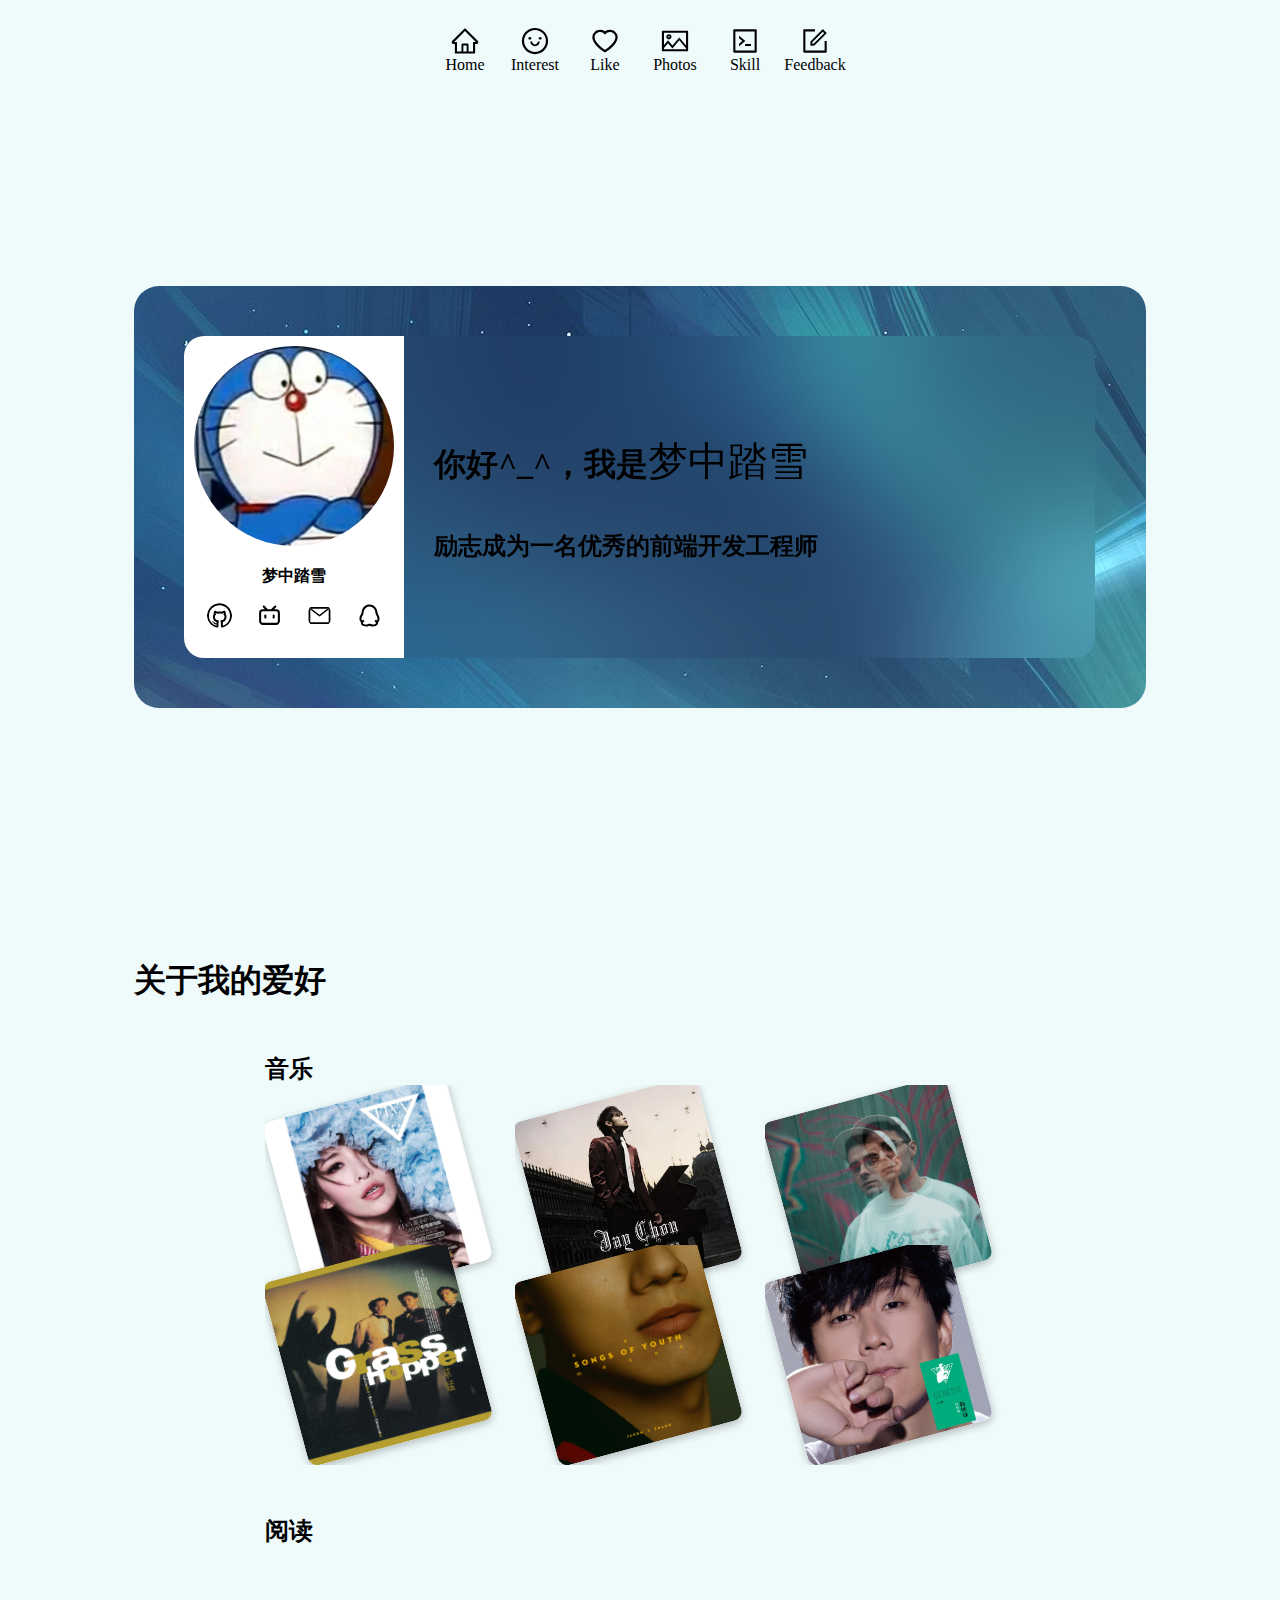
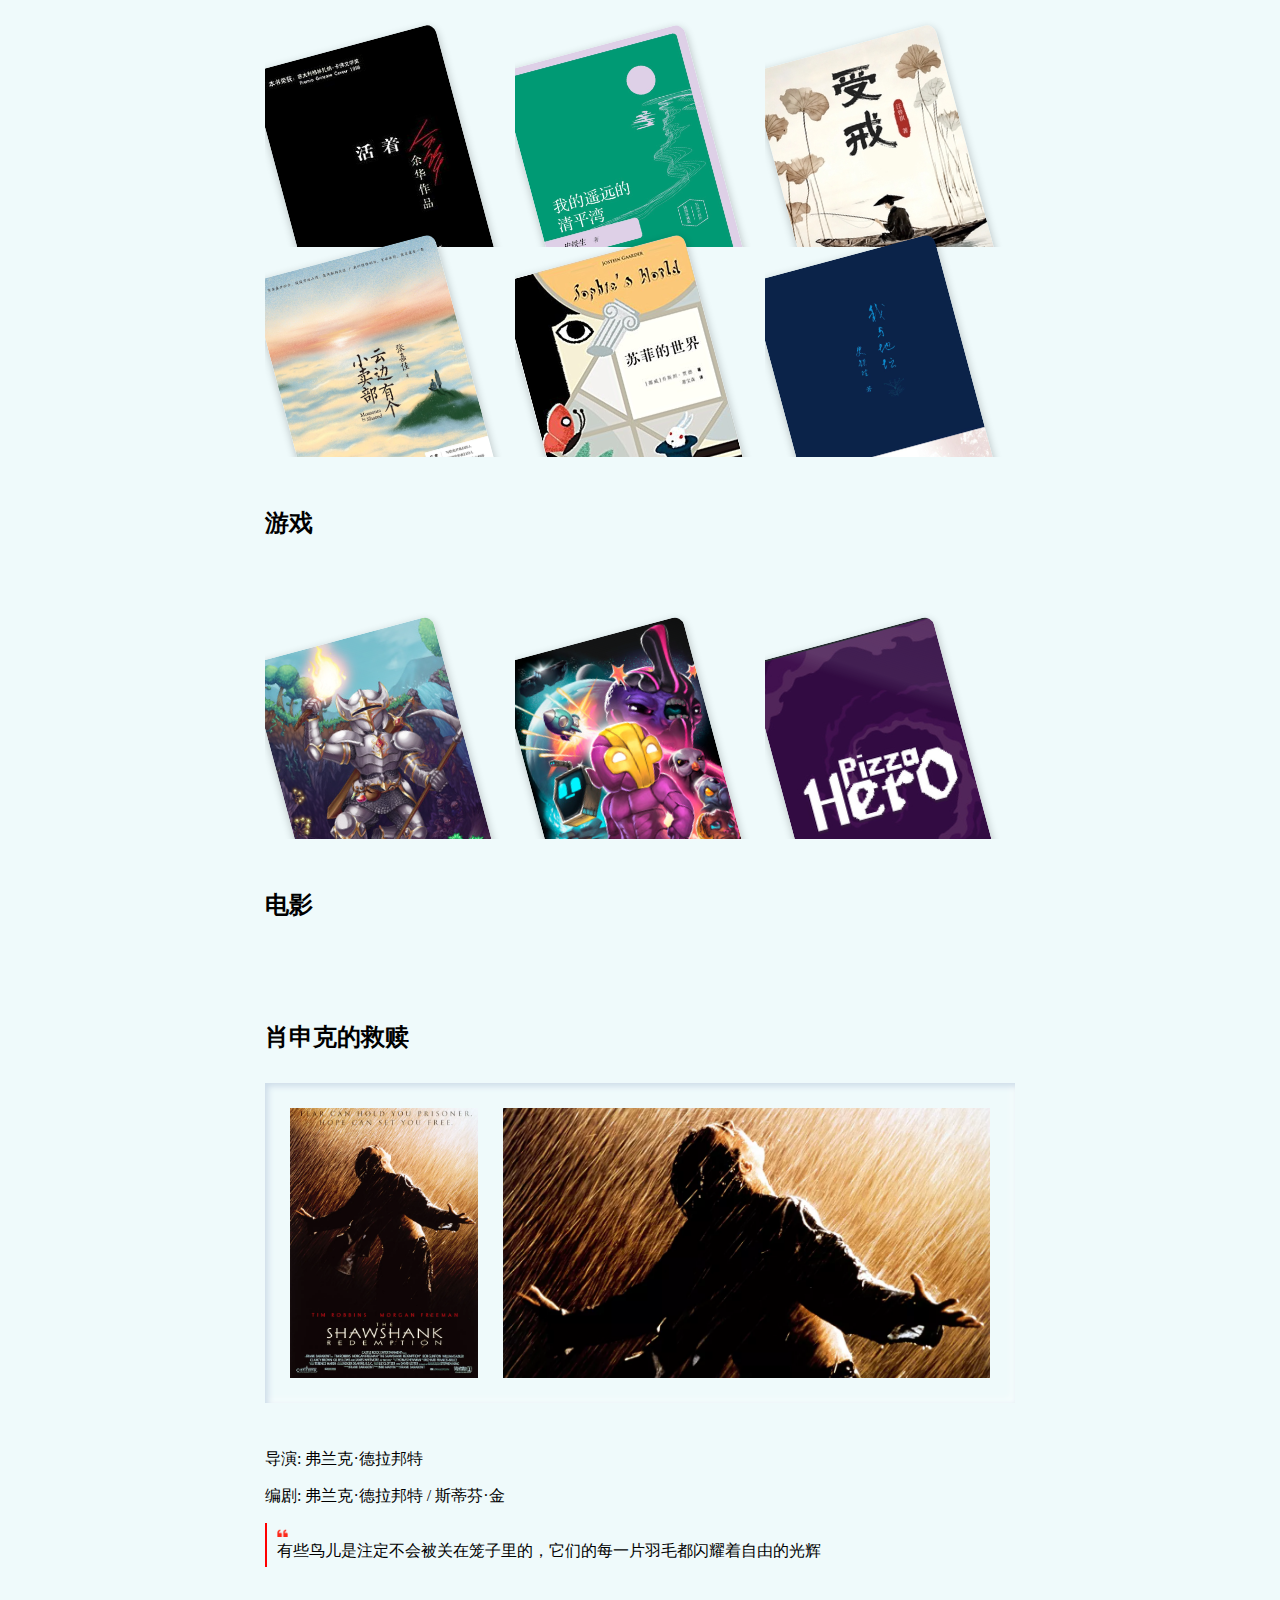
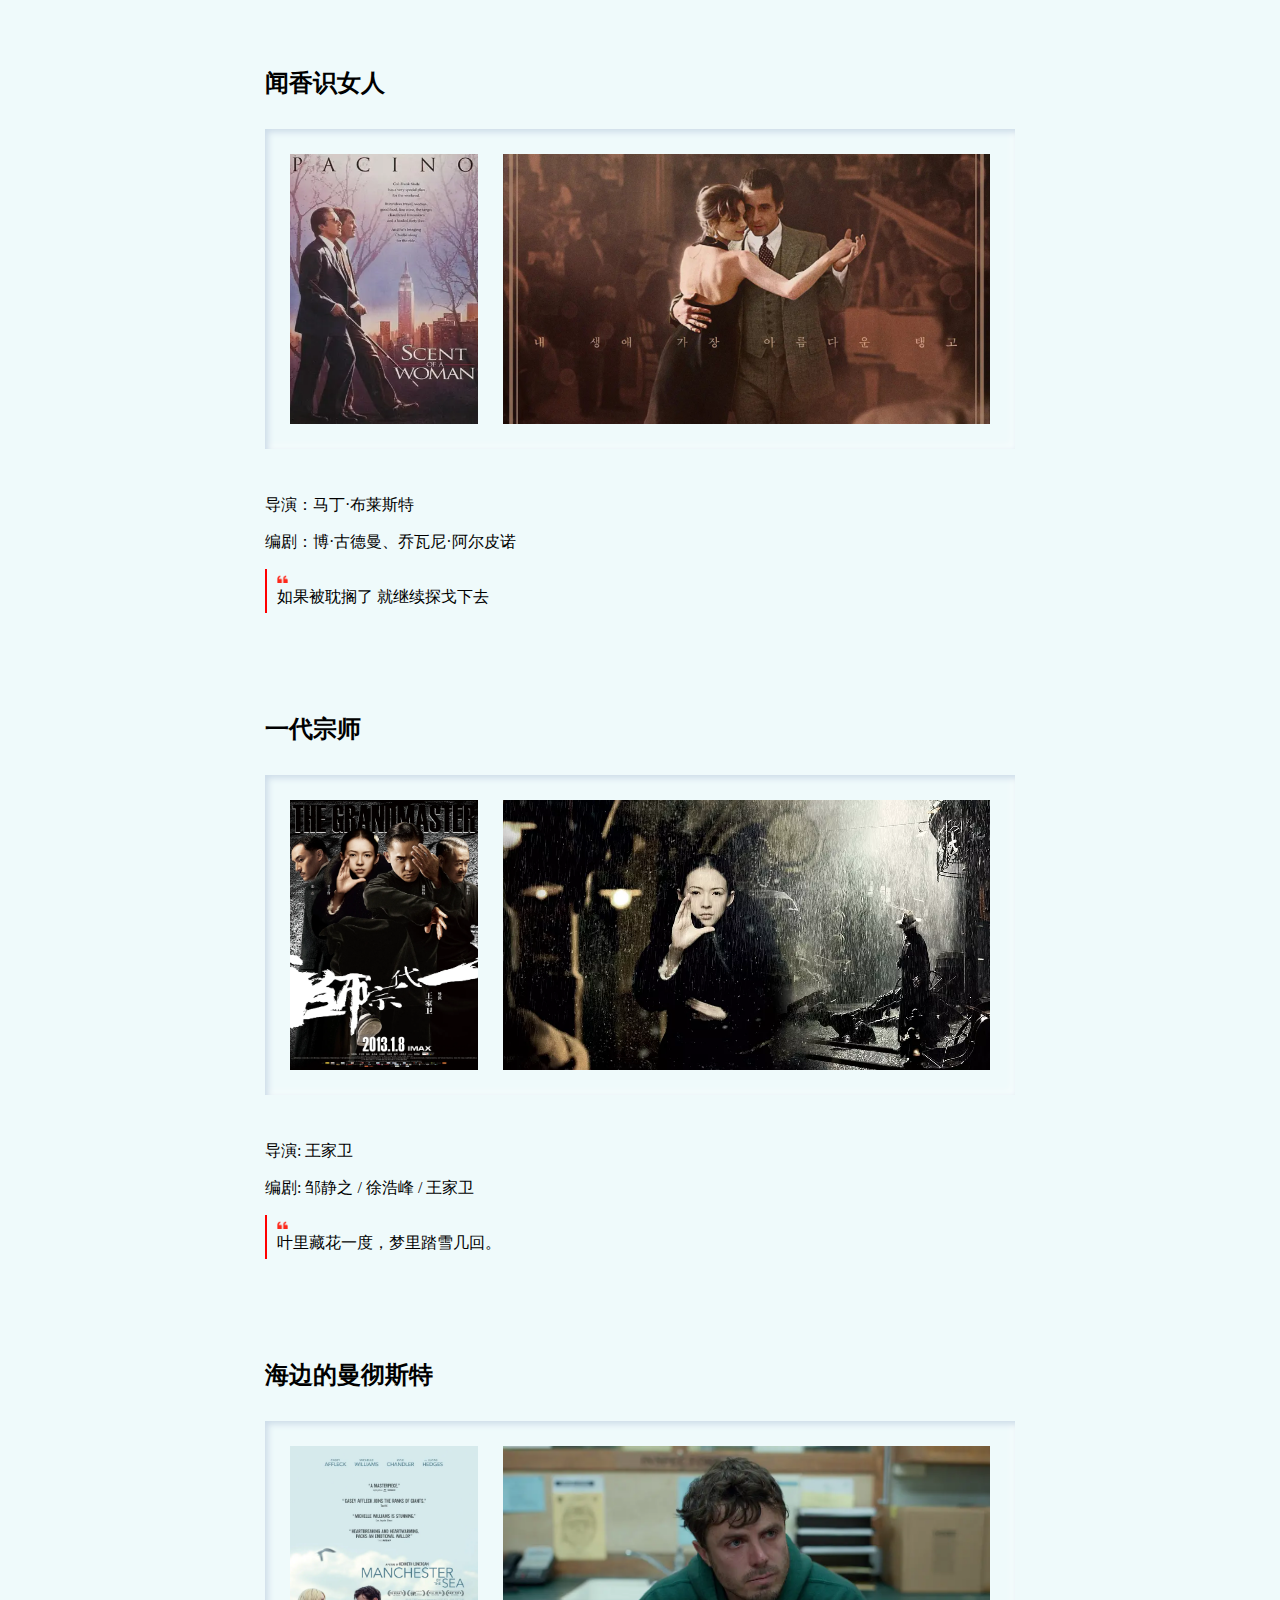
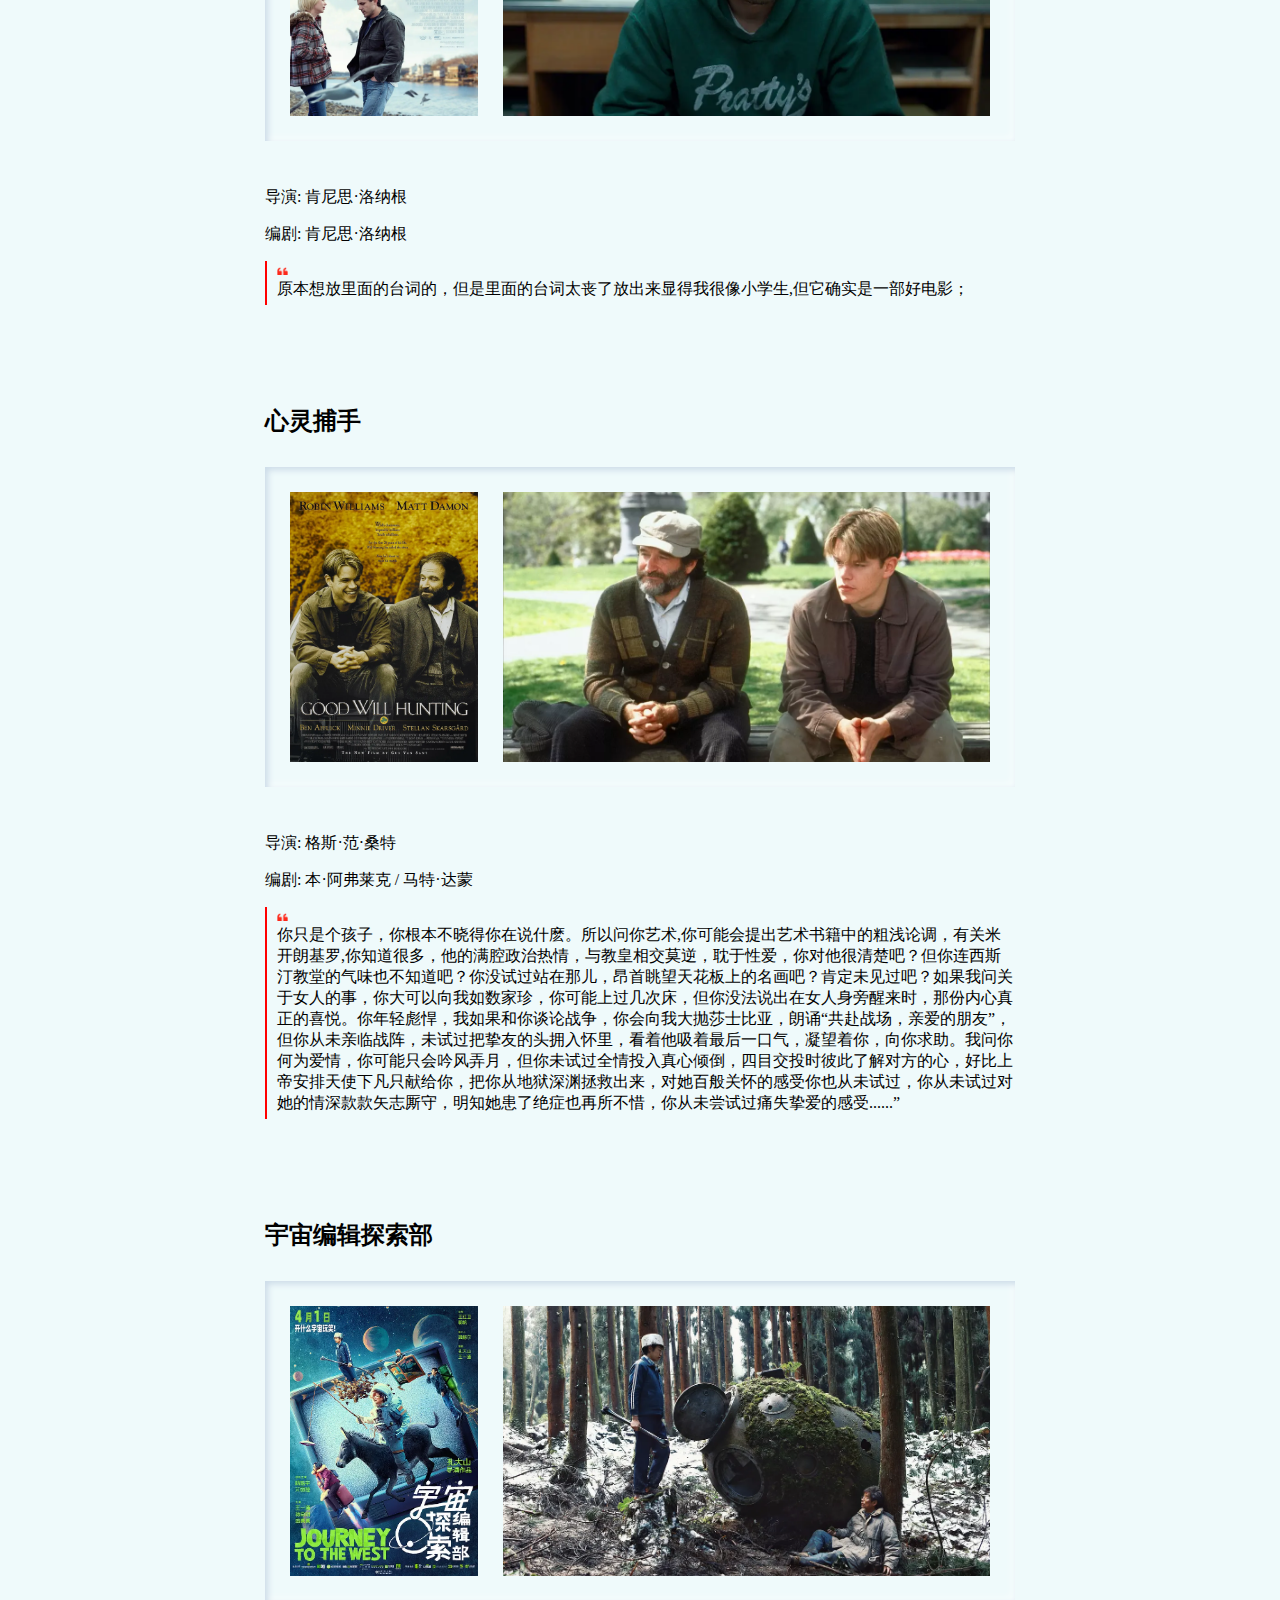
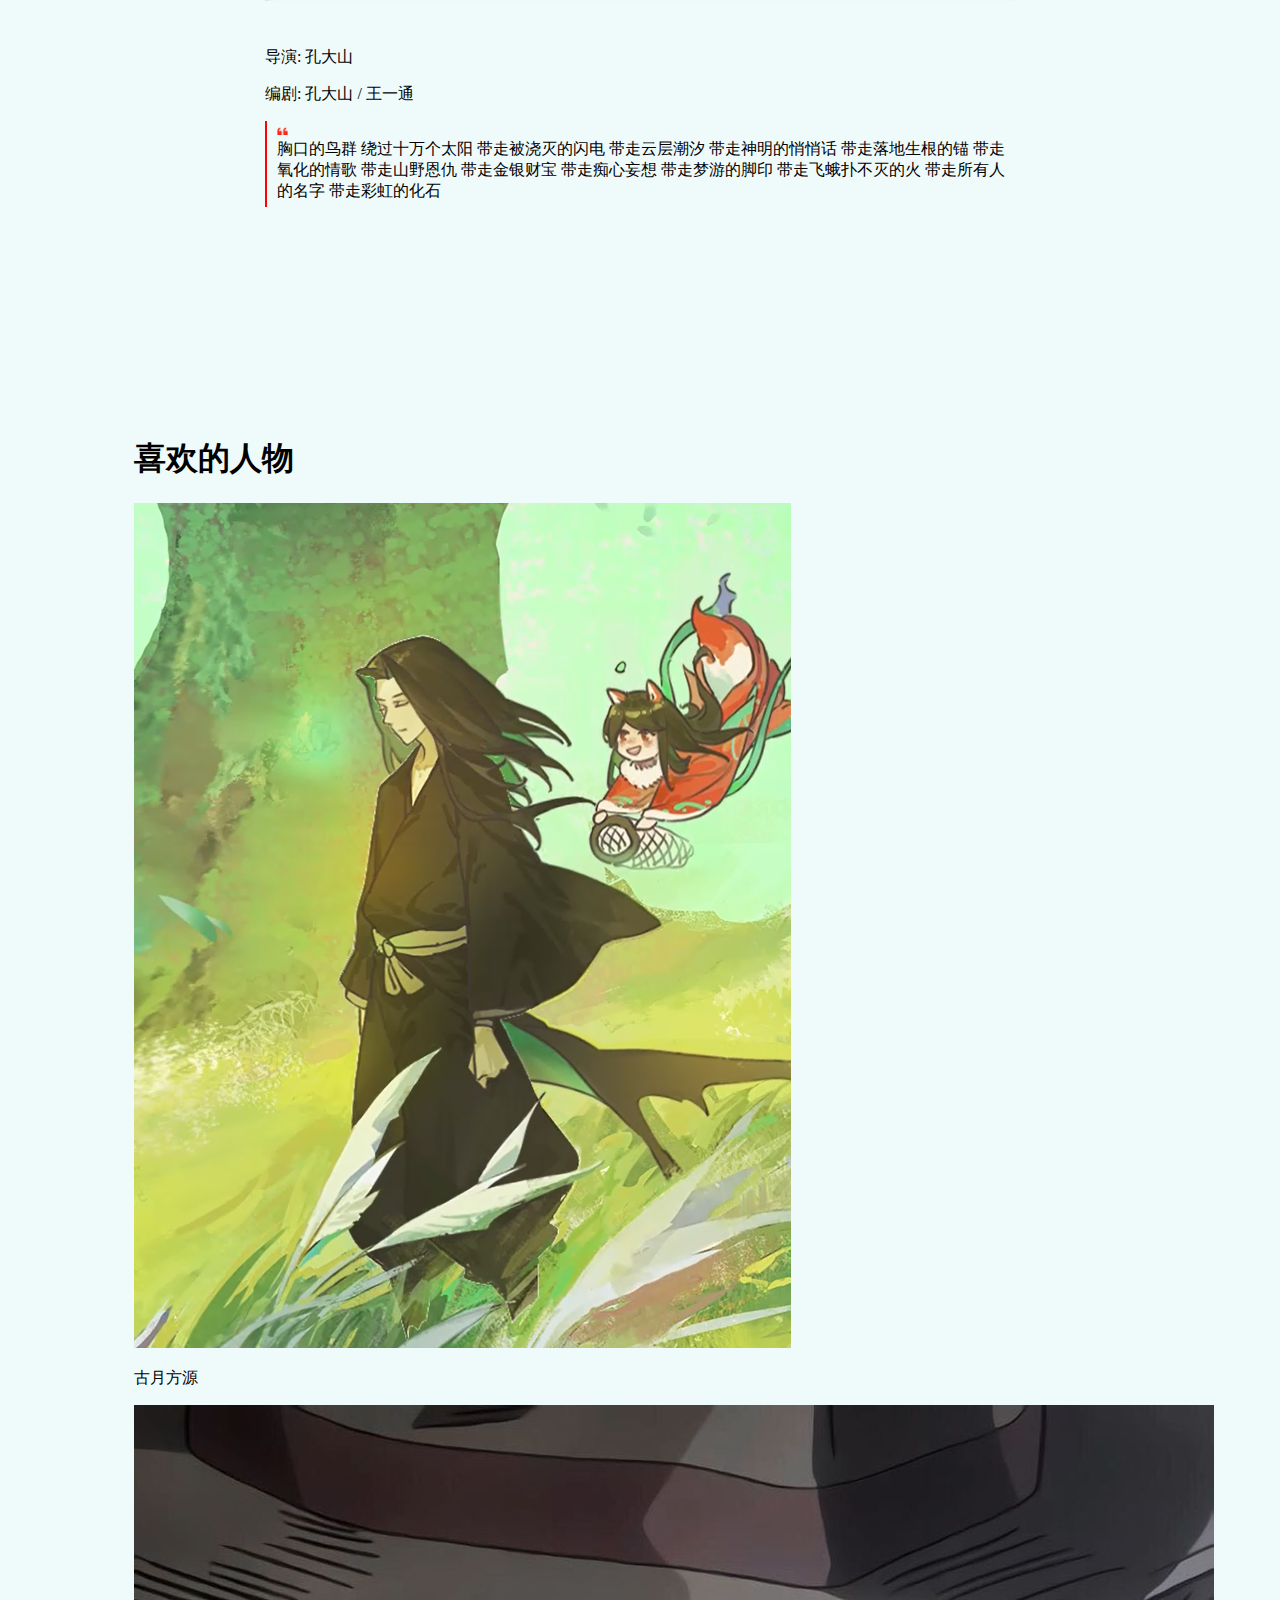
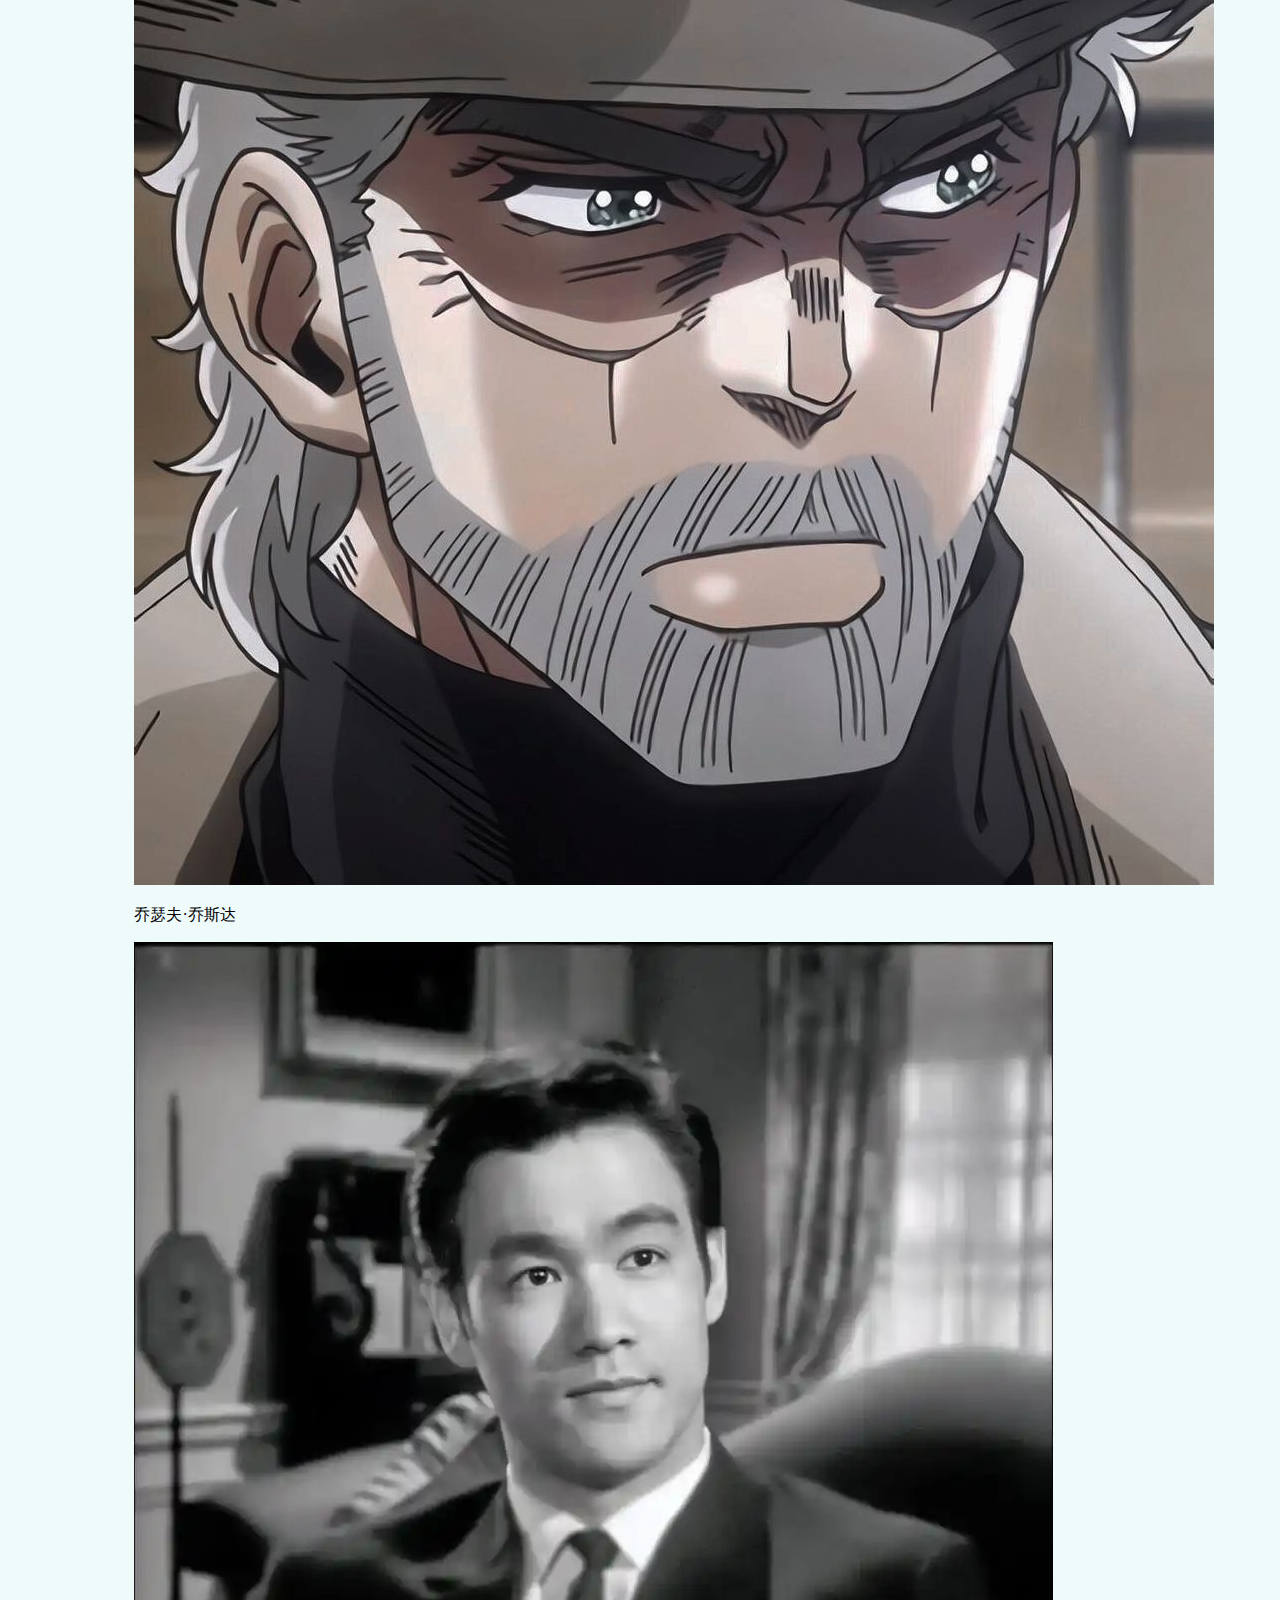
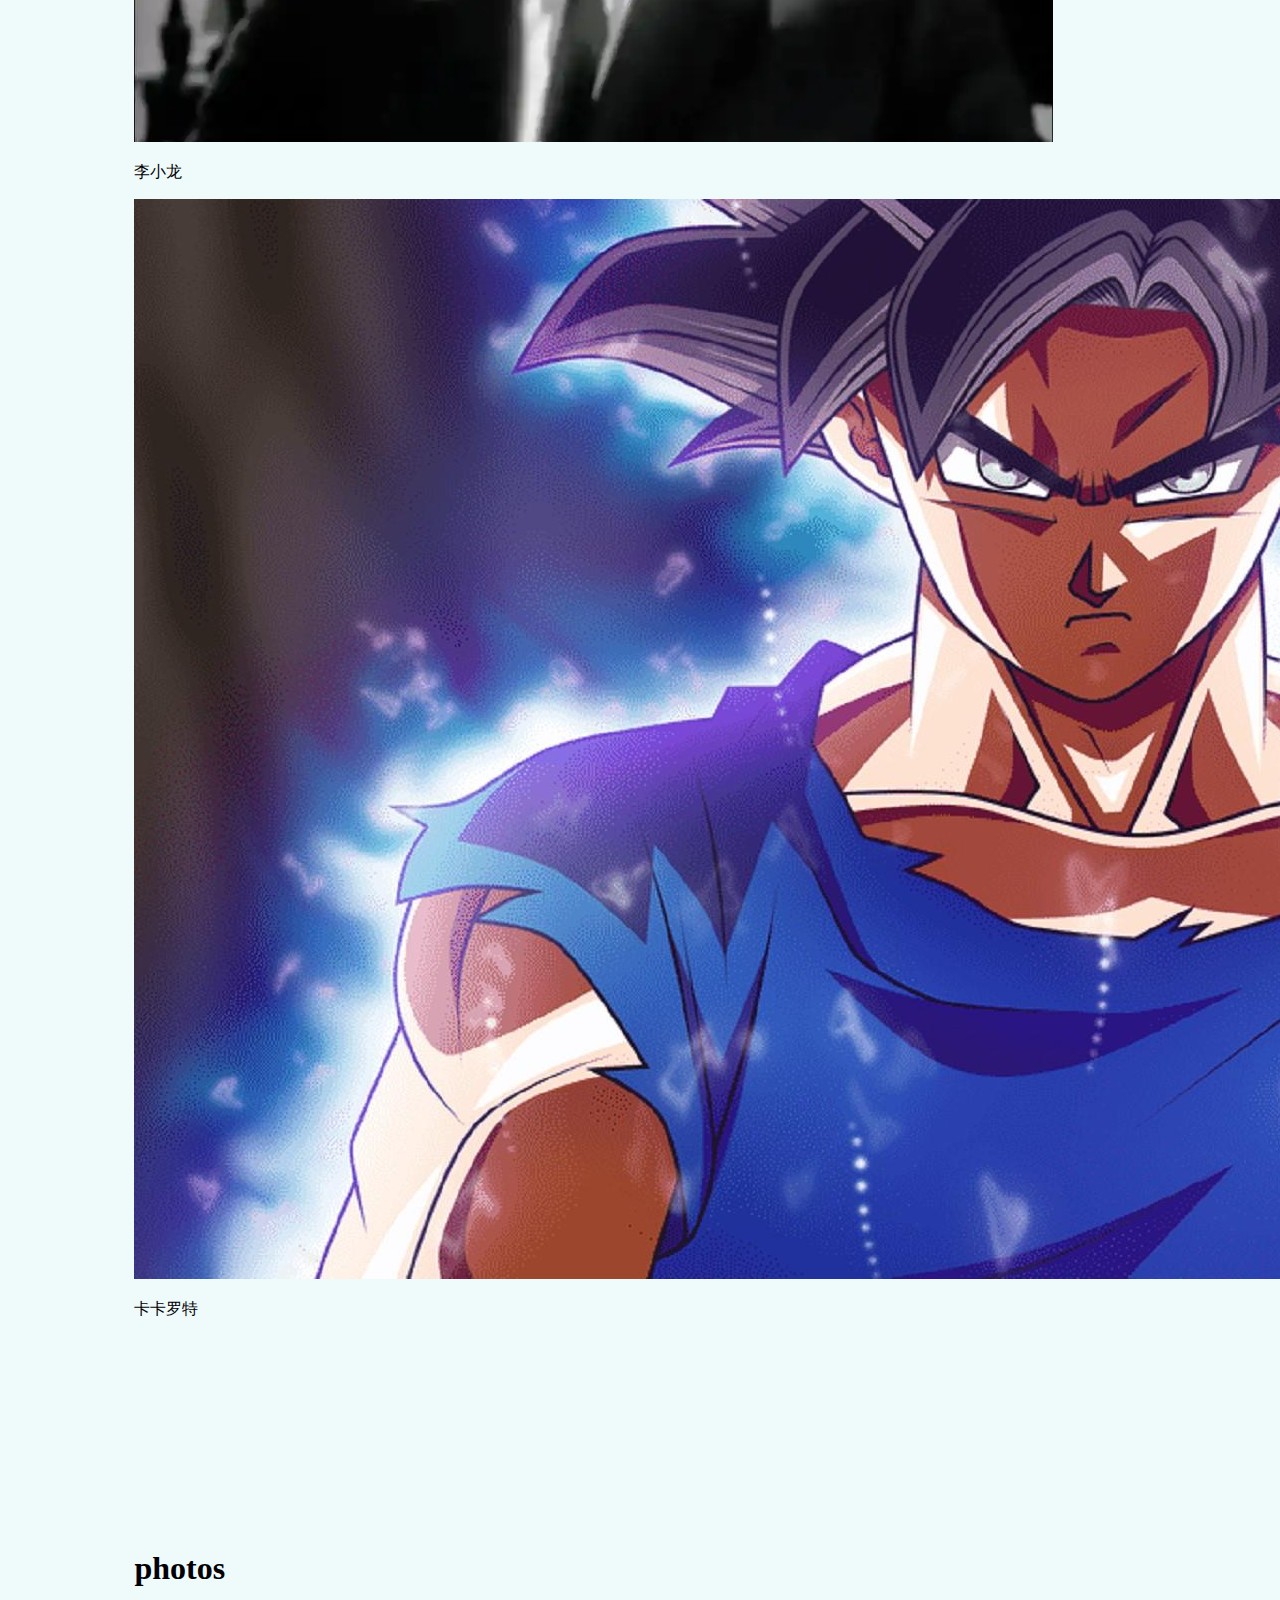
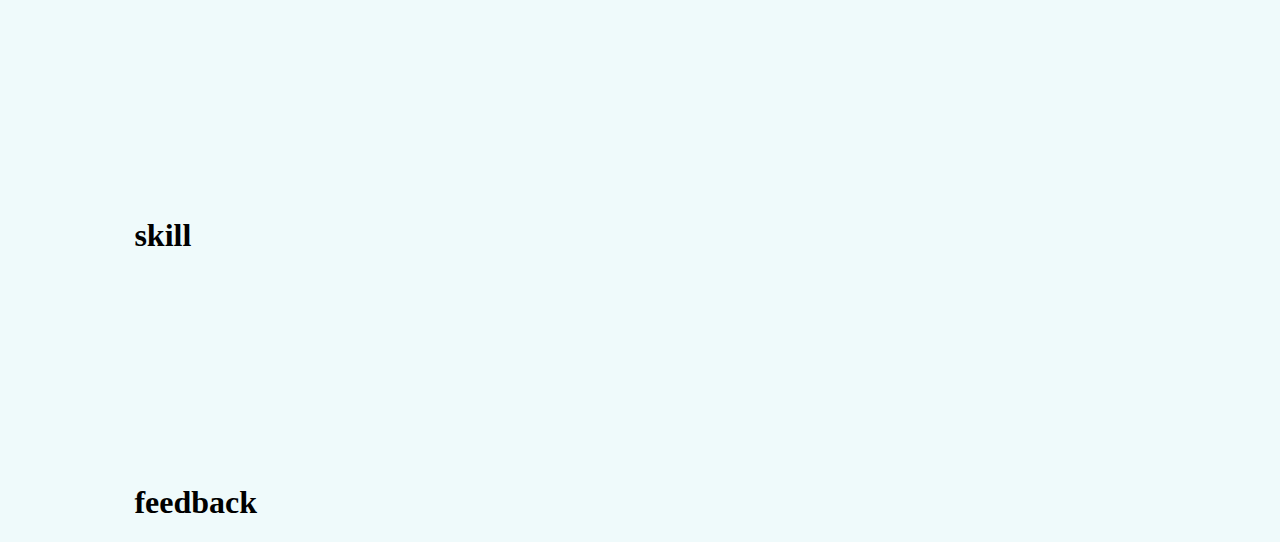
<file: Pages/index.html>
<!DOCTYPE html>
<html lang="en">

<head>
  <meta charset="UTF-8">
  <meta name="viewport" content="width=device-width, initial-scale=1.0">
  <title>梦中踏雪的个人网站</title>
  <link rel="stylesheet" href="../CSS/index.css">
  <link rel="icon" href="../Resources/images/user.icon">
</head>

<body>

<!-- 顶部导航栏部分 -->
<div>
  <span>
    <ul class="nav">
      <li class="nav-item">
        <a href="#home">
          <img src="../Resources/images/icon/home.svg" alt="">
          <span>Home</span>
        </a>
      </li>
      <li class="nav-item">
        <a href="#interest">
          <img src="../Resources/images/icon/smile.svg" alt="">
          <span>Interest</span>
        </a>
      </li>
      <li class="nav-item">
        <a href="#like">
          <img src="../Resources/images/icon/heart.svg" alt="">
          <span>Like</span>
        </a>
      </li>
      <li class="nav-item">
        <a href="#photos">
          <img src="../Resources/images/icon/image.svg" alt="">
          <span>Photos</span>
        </a>
      </li>
      <li class="nav-item">
        <a href="#skill">
          <img src="../Resources/images/icon/code library.svg" alt="">
          <span>Skill</span>
        </a>
      </li>
      <li class="nav-item">
        <a href="#feedback">
          <img src="../Resources/images/icon/edit-square.svg" alt="">
          <span>Feedback</span>
        </a>
      </li>
    </ul>
  </span>
</div>
<!-- 内容部分 -->
<div class="content">
  <!-- home部分 -->
  <div class="home item-margin" id="home">
    <div class="home-item">
      <div class="home-about">
        <img src="../Resources/images/user.jpg" alt="">
        <p>梦中踏雪</p>
        <div class="about-contact">
          <ul>
            <li>
              <a href="https://github.com/Pterosau258" target="_blank">
                <img src="../Resources/images/icon/github.svg" alt="">
              </a>
            </li>
            <li>
              <a href="https://space.bilibili.com/3546566629526482" target="_blank">
                <img src="../Resources/images/icon/bilibili-line.svg" alt="">
              </a>
            </li>
            <li>
              <a href="https://space.bilibili.com/3546566629526482" target="_blank">
                <!-- 后续替换为邮箱地址，点击可以复制 -->
                <img src="../Resources/images/icon/mail.svg" alt="">
              </a>
            </li>
            <li>
              <a href="https://qm.qq.com/q/ypxruLFgiW?from=tim" target="_blank">
                <!-- 后续替换为邮箱地址，点击可以复制 -->
                <img src="../Resources/images/icon/QQ.svg" alt="">
              </a>
            </li>
          </ul>
        </div>
      </div>
      <div class="home-about-text">
        <h1>你好^_^，我是<span>梦中踏雪</span></h1>
        <h2>励志成为一名优秀的前端开发工程师</h2>
      </div>
    </div>
  </div>
  <!-- interest部分 -->
  <div class="interest item-margin" id="interest">
    <div class="int-item">
      <h1>关于我的爱好</h1>
      <!-- 音乐 -->
      <h2>音乐</h2>
      <div class="int-box">
        <div class="int-box-item-mu">
          <div class="int-content content-bgc-yi"></div>
          <div class="content-img cover-padding-mu">
            <img src="../Resources/images/music-cover/萧亚轩 - 遗失的心跳.jpg" alt="">
          </div>
        </div>
        <div class="int-box-item-mu">
          <div class="int-content content-bgc-ye"></div>
          <div class="content-img cover-padding-mu">
            <img src="../Resources/images/music-cover/周杰伦 - 夜曲.jpg" alt="">
          </div>
        </div>
        <div class="int-box-item-mu">
          <div class="int-content content-bgc-Jordann"></div>
          <div class="content-img cover-padding-mu">
            <img src="../Resources/images/music-cover/Jordann - Dehors (Single Version).jpg" alt="">
          </div>
        </div>
      </div>
      <div class="int-box mu-margin-top">
        <div class="int-box-item-mu">
          <div class="int-content content-bgc-ban"></div>
          <div class="content-img cover-padding-mu">
            <img src="../Resources/images/music-cover/半点心-草蜢.jpg" alt="">
          </div>
        </div>
        <div class="int-box-item-mu">
          <div class="int-content content-bgc-tian"></div>
          <div class="content-img cover-padding-mu">
            <img src="../Resources/images/music-cover/张杰 - 天下.jpg" alt="">
          </div>
        </div>
        <div class="int-box-item-mu">
          <div class="int-content content-bgc-ban"></div>
          <div class="content-img cover-padding-mu">
            <img src="../Resources/images/music-cover/林俊杰 - 茉莉雨.jpg" alt="">
          </div>
        </div>
      </div>
      <!-- 阅读 -->
      <h2>阅读</h2>
      <div class="int-box">
        <div class="int-box-item">
          <div class="int-content content-bgc-huo"></div>
          <div class="content-img cover-padding-book hover-mu-img">
            <img src="../Resources/images/book-cover/活着.jpg" alt="">
          </div>
        </div>
        <div class="int-box-item">
          <div class="int-content content-bgc-yao"></div>
          <div class="content-img cover-padding-book">
            <img src="../Resources/images/book-cover/我遥远的青平湾.jpg" alt="">
          </div>
        </div>
        <div class="int-box-item">
          <div class="int-content content-bgc-shou"></div>
          <div class="content-img cover-padding-book">
            <img src="../Resources/images/book-cover/受戒.jpg" alt="">
          </div>
        </div>
      </div>
      <div class="int-box book-margin-top">
        <div class="int-box-item">
          <div class="int-content content-bgc-yun"></div>
          <div class="content-img cover-padding-book">
            <img src="../Resources/images/book-cover/云边有个小卖部.jpg" alt="">
          </div>
        </div>
        <div class="int-box-item">
          <div class="int-content content-bgc-su"></div>
          <div class="content-img cover-padding-book">
            <img src="../Resources/images/book-cover/苏菲的世界.jpg" alt="">
          </div>
        </div>
        <div class="int-box-item">
          <div class="int-content content-bgc-wo"></div>
          <div class="content-img cover-padding-book">
            <img src="../Resources/images/book-cover/我与地坛.jpg" alt="">
          </div>
        </div>
      </div>
      <!-- 游戏 -->
      <h2>游戏</h2>
      <div class="int-box">
        <div class="int-box-item">
          <div class="int-content content-bgc-tai"></div>
          <div class="content-img cover-padding-game">
            <img src="../Resources/images/game-hover/泰拉瑞亚.png" alt="">
          </div>
        </div>
        <div class="int-box-item">
          <div class="int-content content-bgc-beng"></div>
          <div class="content-img cover-padding-game">
            <img src="../Resources/images/game-hover/崩溃大陆.png" alt="">
          </div>
        </div>
        <div class="int-box-item">
          <div class="int-content content-bgc-pizza"></div>
          <div class="content-img cover-padding-game">
            <img src="../Resources/images/game-hover/pizzaHero.png" alt="">
          </div>
        </div>
      </div>
      <!-- 电影部分 -->
      <h2>电影</h2>
      <div class="int-mov">
        <h2>肖申克的救赎</h2>
        <div class="mov-img">
          <div class="mov-img-box1">
            <img src="../Resources/images/move-img/肖申克的救赎.webp" alt="">
          </div>
          <div class="mov-img-box2">
            <img src="../Resources/images/move-img/肖申克的救赎2.webp" alt="">
          </div>
        </div>
        <div class="mov-item">
          <p>导演: 弗兰克·德拉邦特</p>
          <p>编剧: 弗兰克·德拉邦特 / 斯蒂芬·金</p>
          <div class="mov-text">
            <img src="../Resources/images/双引号.png" alt="">
            <p>有些鸟儿是注定不会被关在笼子里的，它们的每一片羽毛都闪耀着自由的光辉</p>
          </div>
        </div>
      </div>
      <div class="int-mov">
        <h2>闻香识女人</h2>
        <div class="mov-img">
          <div class="mov-img-box1">
            <img src="../Resources/images/move-img/闻香识女人.webp" alt="">
          </div>
          <div class="mov-img-box2">
            <img src="../Resources/images/move-img/闻香识女人2.jpg" alt="">
          </div>
        </div>
        <div class="mov-item">
          <p>导演：马丁·布莱斯特</p>
          <p>编剧：博·古德曼、乔瓦尼·阿尔皮诺</p>
          <div class="mov-text">
            <img src="../Resources/images/双引号.png" alt="">
            <p>如果被耽搁了 就继续探戈下去</p>
          </div>
        </div>
      </div>
      <div class="int-mov">
        <h2>一代宗师</h2>
        <div class="mov-img">
          <div class="mov-img-box1">
            <img src="../Resources/images/move-img/一代宗师.webp" alt="">
          </div>
          <div class="mov-img-box2">
            <img src="../Resources/images/move-img/一代宗师2.webp" alt="">
          </div>
        </div>
        <div class="mov-item">
          <p>导演: 王家卫</p>
          <p>编剧: 邹静之 / 徐浩峰 / 王家卫</p>
          <div class="mov-text">
            <img src="../Resources/images/双引号.png" alt="">
            <p>叶里藏花一度，梦里踏雪几回。</p>
          </div>
        </div>
      </div>
      <div class="int-mov">
        <h2>海边的曼彻斯特</h2>
        <div class="mov-img">
          <div class="mov-img-box1">
            <img src="../Resources/images/move-img/海边的曼彻斯特.webp" alt="">
          </div>
          <div class="mov-img-box2">
            <img src="../Resources/images/move-img/海边的曼彻斯特2.webp" alt="">
          </div>
        </div>
        <div class="mov-item">
          <p>导演: 肯尼思·洛纳根</p>
          <p>编剧: 肯尼思·洛纳根</p>
          <div class="mov-text">
            <img src="../Resources/images/双引号.png" alt="">
            <p>原本想放里面的台词的，但是里面的台词太丧了放出来显得我很像小学生,但它确实是一部好电影；</p>
          </div>
        </div>
      </div>
      <div class="int-mov">
        <h2>心灵捕手</h2>
        <div class="mov-img">
          <div class="mov-img-box1">
            <img src="../Resources/images/move-img/心灵捕手.webp" alt="">
          </div>
          <div class="mov-img-box2">
            <img src="../Resources/images/move-img/心灵捕手2.webp" alt="">
          </div>
        </div>
        <div class="mov-item">
          <p>导演: 格斯·范·桑特</p>
          <p>编剧: 本·阿弗莱克 / 马特·达蒙</p>
          <div class="mov-text">
            <img src="../Resources/images/双引号.png" alt="">
            <p>
              你只是个孩子，你根本不晓得你在说什麽。所以问你艺术,你可能会提出艺术书籍中的粗浅论调，有关米开朗基罗,你知道很多，他的满腔政治热情，与教皇相交莫逆，耽于性爱，你对他很清楚吧？但你连西斯汀教堂的气味也不知道吧？你没试过站在那儿，昂首眺望天花板上的名画吧？肯定未见过吧？如果我问关于女人的事，你大可以向我如数家珍，你可能上过几次床，但你没法说出在女人身旁醒来时，那份内心真正的喜悦。你年轻彪悍，我如果和你谈论战争，你会向我大抛莎士比亚，朗诵“共赴战场，亲爱的朋友”，但你从未亲临战阵，未试过把挚友的头拥入怀里，看着他吸着最后一口气，凝望着你，向你求助。我问你何为爱情，你可能只会吟风弄月，但你未试过全情投入真心倾倒，四目交投时彼此了解对方的心，好比上帝安排天使下凡只献给你，把你从地狱深渊拯救出来，对她百般关怀的感受你也从未试过，你从未试过对她的情深款款矢志厮守，明知她患了绝症也再所不惜，你从未尝试过痛失挚爱的感受......”
            </p>
          </div>
        </div>
      </div>
      <div class="int-mov">
        <h2>宇宙编辑探索部</h2>
        <div class="mov-img">
          <div class="mov-img-box1">
            <img src="../Resources/images/move-img/宇宙编辑探索部.webp" alt="">
          </div>
          <div class="mov-img-box2">
            <img src="../Resources/images/move-img/宇宙编辑探索部2.webp" alt="">
          </div>
        </div>
        <div class="mov-item">
          <p>导演: 孔大山</p>
          <p>编剧: 孔大山 / 王一通</p>
          <div class="mov-text">
            <img src="../Resources/images/双引号.png" alt="">
            <p>胸口的鸟群
              绕过十万个太阳
              带走被浇灭的闪电
              带走云层潮汐
              带走神明的悄悄话
              带走落地生根的锚
              带走氧化的情歌
              带走山野恩仇
              带走金银财宝
              带走痴心妄想
              带走梦游的脚印
              带走飞蛾扑不灭的火
              带走所有人的名字
              带走彩虹的化石</p>
          </div>
        </div>
      </div>
    </div>
  </div>
  <div class="like item-margin" id="like">
    <div class="like-item">
      <h1>喜欢的人物</h1>
      <div class="like-box">
        <div class="like-box-item">
          <img src="../Resources/images/like-img/ai.png" alt="">
          <p>古月方源</p>
        </div>
        <div class="like-box-item">
          <img src="../Resources/images/like-img/jojo.jpeg" alt="">
          <p>乔瑟夫·乔斯达</p>
        </div>
        <div class="like-box-item">
          <img src="../Resources/images/like-img/li.webp" alt="">
          <p>李小龙</p>
        </div>
        <div class="like-box-item">
          <img src="../Resources/images/like-img/sun.jpg" alt="">
          <p>卡卡罗特</p>
        </div>
      </div>
    </div>
  </div>
  <div class="photos item-margin" id="photos">
    <h1>photos</h1>
    <div class="photos-item">
      <div class="photos-box-item">
        <!-- <img src="../Resources/images/background-image.jpg" alt=""> -->
      </div>
    </div>
  </div>
  <div class="skill item-margin" id="skill">
    <h1>skill</h1>
  </div>
  <div class="feedback item-margin" id="feedback">
    <h1>feedback</h1>
  </div>
</file>
<file: CSS/index.css>
@import url(./style.css);
@import url(./reset.css);
</file>
